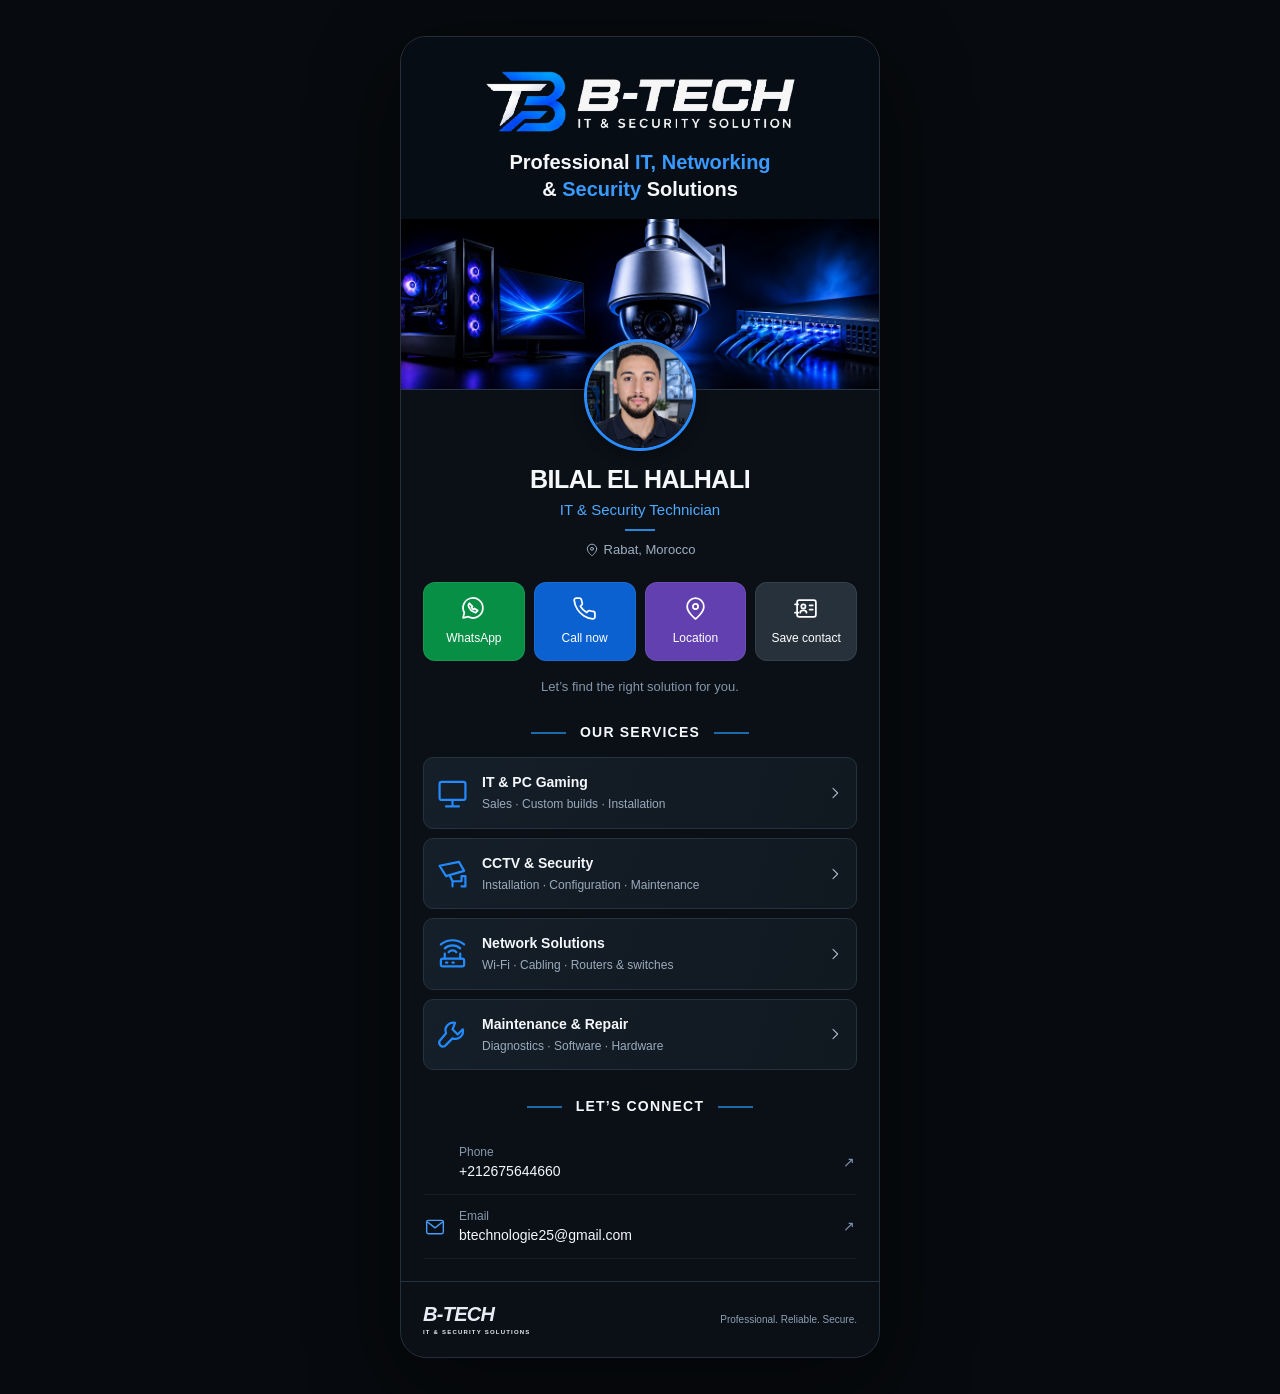
<file: public/index.html>
<!doctype html>
<html lang="en">
<head>
  <meta charset="utf-8"><meta name="viewport" content="width=device-width, initial-scale=1">
  <meta name="theme-color" content="#0b0f14">
  <meta name="description" content="Contact Bilal at B-TECH in Rabat for IT, PC gaming, CCTV, networking and computer repair. Call, chat on WhatsApp or save his contact.">
  <title>B-TECH | IT & Security Solutions</title>
  <link rel="icon" href="assets/logo.png"><link rel="stylesheet" href="styles.css">
</head>
<body>
<main class="card">
  <header class="cover" aria-label="B-TECH IT and security solutions">
    <a class="logo-link" href="#" aria-label="B-TECH home"><img class="logo" src="assets/logo.png" alt="B-TECH" width="225" height="145"></a>
    <p>Professional <span>IT, Networking</span><br>& <span>Security</span> Solutions</p>
    <img class="technology-banner" src="assets/technology-banner.png" alt="Gaming computer, CCTV security camera and network equipment" width="2172" height="724" fetchpriority="high">
  </header>
  <section class="profile">
    <img id="portrait" class="portrait" src="assets/bilal.jpg" alt="Bilal El Halhali" width="112" height="112">
    <h1 id="name">Bilal EL HALHALI</h1><p id="role" class="role">IT & Security Technician</p>
    <a data-link="maps" class="location" target="_blank" rel="noopener"><svg><use href="#pin"/></svg><span id="location">Rabat, Morocco</span></a>
    <div class="actions">
      <a class="action whatsapp" data-link="whatsapp" target="_blank" rel="noopener"><svg><use href="#chat"/></svg><span>WhatsApp</span></a>
      <a class="action call" data-link="call"><svg xmlns="http://www.w3.org/2000/svg" viewBox="0 0 24 24" aria-hidden="true"><path d="M22 16.92v3a2 2 0 0 1-2.18 2 19.79 19.79 0 0 1-8.63-3.07 19.5 19.5 0 0 1-6-6 19.79 19.79 0 0 1-3.07-8.67A2 2 0 0 1 4.11 2h3a2 2 0 0 1 2 1.72c.12.96.35 1.9.69 2.79a2 2 0 0 1-.45 2.11L8.08 9.89a16 16 0 0 0 6 6l1.27-1.27a2 2 0 0 1 2.11-.45c.89.34 1.83.57 2.79.69A2 2 0 0 1 22 16.92Z"/></svg><span>Call now</span></a>
      <a class="action map" data-link="maps" target="_blank" rel="noopener"><svg><use href="#pin"/></svg><span>Location</span></a>
      <button class="action save" id="save-contact"><svg><use href="#contact"/></svg><span>Save contact</span></button>
    </div>
    <p class="contact-note">Let’s find the right solution for you.</p>
  </section>
  <section class="services" aria-labelledby="services-title">
    <h2 id="services-title"><span>Our services</span></h2>
    <details><summary><svg class="service-icon"><use href="#monitor"/></svg><span><strong>IT & PC Gaming</strong><small>Sales · Custom builds · Installation</small></span><svg class="chevron"><use href="#chevron"/></svg></summary><div class="service-body"><p>Custom PC builds, component upgrades, Windows installation and performance optimization for your everyday work and gaming.</p><a data-service="IT & PC Gaming" target="_blank" rel="noopener">Ask about PC services <span>↗</span></a></div></details>
    <details><summary><svg class="service-icon"><use href="#camera"/></svg><span><strong>CCTV & Security</strong><small>Installation · Configuration · Maintenance</small></span><svg class="chevron"><use href="#chevron"/></svg></summary><div class="service-body"><p>Security camera installation, DVR and NVR configuration, remote viewing and smartphone setup for your home or business.</p><a data-service="CCTV & Security" target="_blank" rel="noopener">Ask about security <span>↗</span></a></div></details>
    <details><summary><svg class="service-icon"><use href="#wifi"/></svg><span><strong>Network Solutions</strong><small>Wi-Fi · Cabling · Routers & switches</small></span><svg class="chevron"><use href="#chevron"/></svg></summary><div class="service-body"><p>Reliable home and business networks, structured cabling, Wi-Fi configuration and network troubleshooting.</p><a data-service="Network Solutions" target="_blank" rel="noopener">Ask about networking <span>↗</span></a></div></details>
    <details><summary><svg class="service-icon"><use href="#tool"/></svg><span><strong>Maintenance & Repair</strong><small>Diagnostics · Software · Hardware</small></span><svg class="chevron"><use href="#chevron"/></svg></summary><div class="service-body"><p>Computer diagnostics, hardware repair, software troubleshooting, driver installation and routine maintenance.</p><a data-service="Maintenance & Repair" target="_blank" rel="noopener">Ask about a repair <span>↗</span></a></div></details>
  </section>
  <section class="contact-section" aria-labelledby="contact-title"><h2 id="contact-title"><span>Let’s connect</span></h2><a class="contact-row" data-link="call"><svg><use href="#phone"/></svg><span><small>Phone</small><span id="phone"></span></span><span class="arrow">↗</span></a><a class="contact-row" data-link="email"><svg><use href="#mail"/></svg><span><small>Email</small><span id="email"></span></span><span class="arrow">↗</span></a></section>
  <footer><span class="footer-brand">B-TECH<small>IT & SECURITY SOLUTIONS</small></span><span>Professional. Reliable. Secure.</span></footer>
</main>
<div id="status" role="status" aria-live="polite"></div>
<svg class="symbols" xmlns="http://www.w3.org/2000/svg" aria-hidden="true"><defs>
<symbol id="phone" viewBox="0 0 24 24"><path d="M8 3 5 2 2 5c0 8 9 17 17 17l3-3-1-3-5-2-2 3a16 16 0 0 1-7-7l3-2-2-5Z"/></symbol>
<symbol id="chat" viewBox="0 0 24 24"><path d="M21 11.5a9.5 9.5 0 0 1-14 8.4L2 21l1.2-5A9.5 9.5 0 1 1 21 11.5Z"/><path d="m8 7-1 2c1 4 3 6 7 7l2-2-3-2-1 1-2-2 1-1-3-3Z"/></symbol>
<symbol id="pin" viewBox="0 0 24 24"><path d="M20 10c0 6-8 12-8 12S4 16 4 10a8 8 0 1 1 16 0Z"/><circle cx="12" cy="10" r="2.5"/></symbol>
<symbol id="contact" viewBox="0 0 24 24"><rect x="3" y="4" width="18" height="16" rx="2"/><circle cx="9" cy="10" r="2"/><path d="M6 16c0-3 6-3 6 0m3-7h3m-3 4h3M1 8h3m-3 8h3"/></symbol>
<symbol id="monitor" viewBox="0 0 24 24"><rect x="2" y="3" width="20" height="14" rx="1.5"/><path d="M12 17v5m-5 0h10"/></symbol>
<symbol id="camera" viewBox="0 0 24 24"><path d="m2 6 15-3 4 7-14 4-5-8Zm8 8 2 4h7v-4m-7 4v4m7-8h3v8h-3"/></symbol>
<symbol id="wifi" viewBox="0 0 24 24"><rect x="3" y="16" width="18" height="6" rx="1.5"/><path d="M6 16v-4m12 4v-4M3 5a14 14 0 0 1 18 0M6 8a9 9 0 0 1 12 0m-9 3a4 4 0 0 1 6 0M7 19h1m4 0h1"/></symbol>
<symbol id="tool" viewBox="0 0 24 24"><path d="M14 3a6 6 0 0 0-7 8L2 17a3 3 0 0 0 4 4l6-6a6 6 0 0 0 8-7l-4 4-4-4 2-5Z"/></symbol>
<symbol id="chevron" viewBox="0 0 24 24"><path d="m9 5 7 7-7 7"/></symbol>
<symbol id="mail" viewBox="0 0 24 24"><rect x="2" y="4" width="20" height="16" rx="2"/><path d="m3 6 9 7 9-7"/></symbol>
</defs></svg>
<script src="config.js"></script><script src="app.js"></script>
</body></html>
</file>
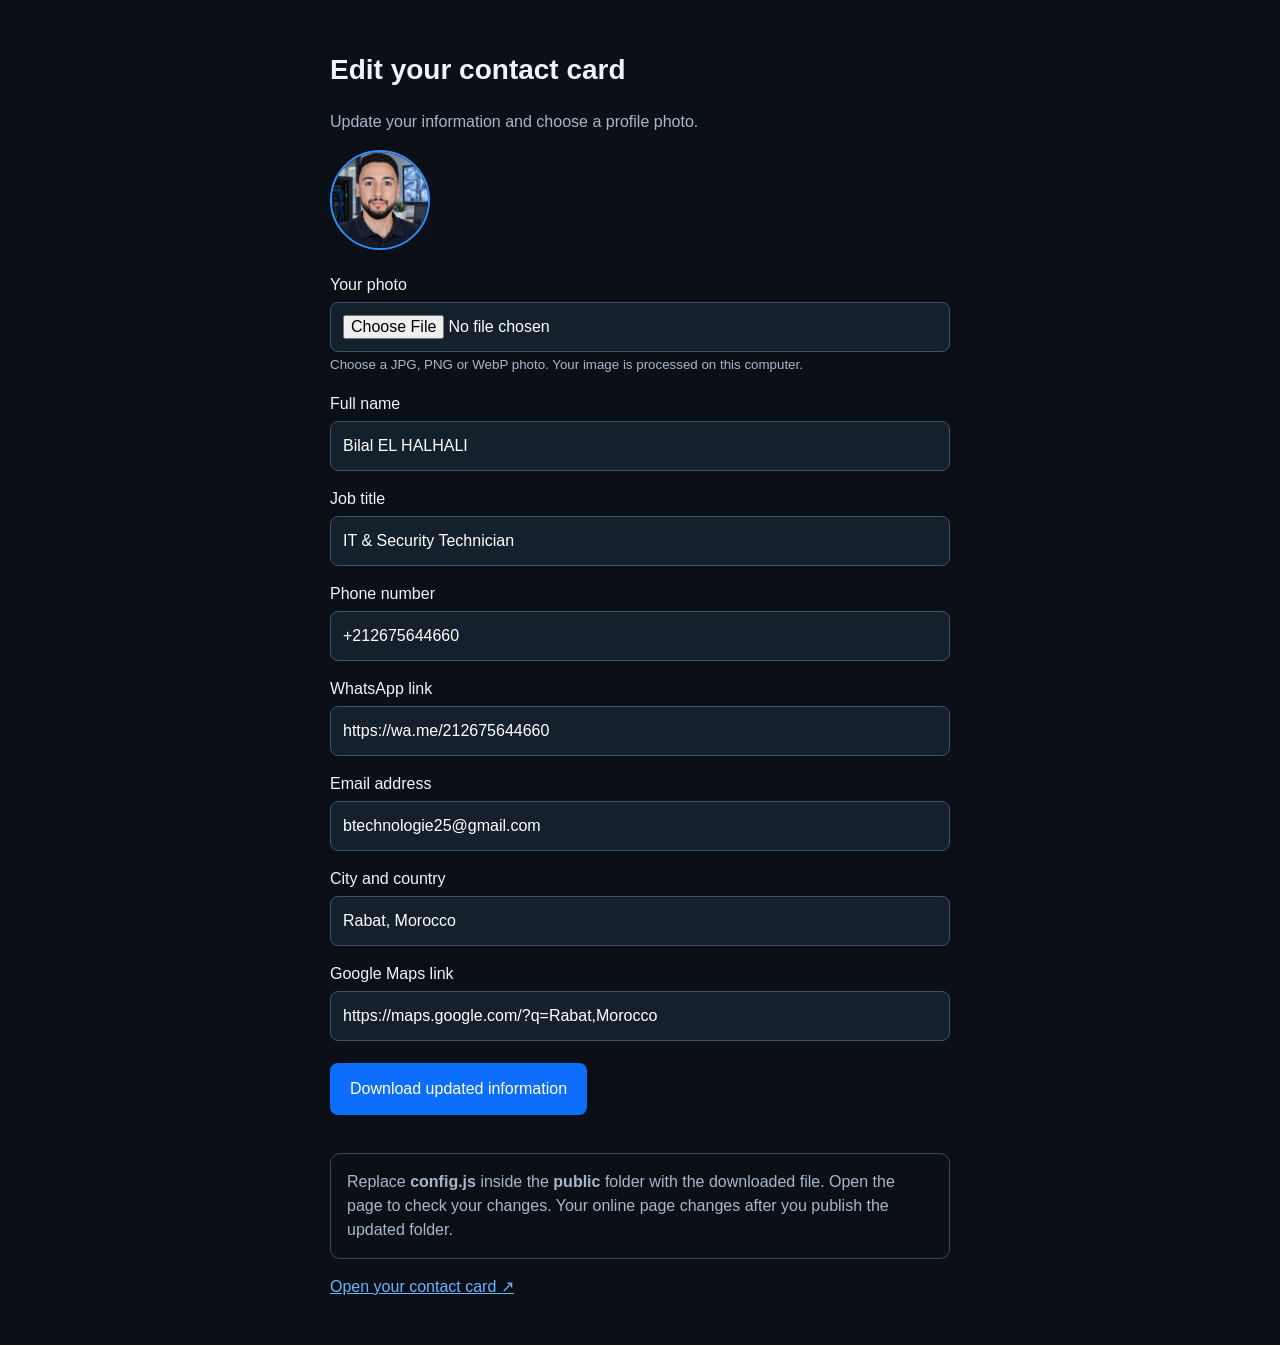
<file: edit-profile.html>
<!doctype html><html lang="en"><meta charset="utf-8"><meta name="viewport" content="width=device-width,initial-scale=1"><title>Edit your B-TECH card</title><style>*{box-sizing:border-box}body{font:16px/1.5 Arial,sans-serif;background:#0b1016;color:#edf4ff;margin:0;padding:30px 20px}main{max-width:620px;margin:auto}h1{font-size:28px}p{color:#a6b7ca}label{display:block;margin:16px 0 5px}input{display:block;width:100%;padding:12px;border:1px solid #405268;border-radius:8px;background:#15202d;color:white;font:inherit}button{border:0;background:#0d6efd;color:white;padding:14px 20px;border-radius:8px;font:inherit;cursor:pointer;margin:22px 0}img{width:100px;height:100px;border-radius:50%;object-fit:cover;border:2px solid #318eff}small{color:#a6b7ca}.note{border:1px solid #35485c;padding:16px;border-radius:10px}a{color:#6cb3ff}</style><main><h1>Edit your contact card</h1><p>Update your information and choose a profile photo.</p><form id="form"><img id="preview" alt="Your profile photo"><label for="photo">Your photo</label><input id="photo" type="file" accept="image/jpeg,image/png,image/webp"><small>Choose a JPG, PNG or WebP photo. Your image is processed on this computer.</small><div id="fields"></div><button type="submit">Download updated information</button></form><p class="note">Replace <strong>config.js</strong> inside the <strong>public</strong> folder with the downloaded file. Open the page to check your changes. Your online page changes after you publish the updated folder.</p><p><a href="public/index.html" target="_blank">Open your contact card ↗</a></p><p id="status" role="status"></p></main><script src="public/config.js"></script><script>
const config={...window.BTECH};const names={name:'Full name',role:'Job title',phone:'Phone number',whatsapp:'WhatsApp link',email:'Email address',location:'City and country',maps:'Google Maps link'};
document.getElementById('preview').src=config.photo.startsWith('data:')?config.photo:'public/'+config.photo;
for(const [key,label] of Object.entries(names)){const l=document.createElement('label');l.htmlFor=key;l.textContent=label;const i=document.createElement('input');i.id=key;i.name=key;i.value=config[key];i.required=true;i.type=key==='email'?'email':['maps','whatsapp'].includes(key)?'url':key==='phone'?'tel':'text';document.getElementById('fields').append(l,i);}
let busy=false;
document.getElementById('photo').addEventListener('change',async e=>{const file=e.target.files[0];if(!file)return;const status=document.getElementById('status');if(!['image/jpeg','image/png','image/webp'].includes(file.type)){status.textContent='Please select a JPG, PNG or WebP image.';return;}busy=true;try{const bitmap=await createImageBitmap(file);const size=Math.min(bitmap.width,bitmap.height);const canvas=document.createElement('canvas');canvas.width=640;canvas.height=640;canvas.getContext('2d').drawImage(bitmap,(bitmap.width-size)/2,(bitmap.height-size)/2,size,size,0,0,640,640);config.photo=canvas.toDataURL('image/jpeg',.9);bitmap.close();document.getElementById('preview').src=config.photo;status.textContent='Photo ready. Download your updated information below.';}catch{status.textContent='This photo could not be opened. Please choose another image.';}finally{busy=false;}});
document.getElementById('form').addEventListener('submit',e=>{e.preventDefault();if(busy){document.getElementById('status').textContent='Please wait for your photo to finish processing.';return;}for(const key of Object.keys(names))config[key]=document.getElementById(key).value.trim();for(const key of ['whatsapp','maps']){if(!config[key].startsWith('https://')){document.getElementById('status').textContent='Please use links starting with https://.';return;}}const url=URL.createObjectURL(new Blob(['window.BTECH = '+JSON.stringify(config,null,2)+';\n'],{type:'text/javascript'}));const a=document.createElement('a');a.href=url;a.download='config.js';a.click();setTimeout(()=>URL.revokeObjectURL(url),10000);document.getElementById('status').textContent='Downloaded. Replace public/config.js with this file, then publish to update your online card.';});
</script></html>
</file>
<file: public/styles.css>
*{box-sizing:border-box}html{color-scheme:dark;scroll-behavior:smooth}body{margin:0;background:#070a0e;color:#f5f7fa;font-family:Arial,Helvetica,sans-serif;font-size:16px;line-height:1.5}a{color:inherit;text-decoration:none}button{font:inherit;cursor:pointer}svg{width:24px;height:24px;fill:none;stroke:currentColor;stroke-width:1.7;stroke-linecap:round;stroke-linejoin:round;flex-shrink:0}.symbols{position:absolute;width:0;height:0;overflow:hidden}.card{max-width:480px;margin:36px auto;background:#0b1016;border:1px solid #26303c;border-radius:26px;overflow:hidden;box-shadow:0 28px 90px #0007}.masthead{display:flex;align-items:center;justify-content:space-between;padding:20px 26px;border-bottom:1px solid #ffffff0b}.brand{font-size:25px;letter-spacing:-1px;line-height:1.1;font-style:italic;font-weight:900}.brand span{display:block;font-size:8px;letter-spacing:1.7px;font-style:normal;margin-top:6px}.header-contact{display:grid;place-items:center;width:40px;height:40px;border:1px solid #2a3543;border-radius:50%;color:#a6b9ce}.header-contact svg{width:18px;height:18px}.cover{position:relative;display:flex;flex-direction:column;align-items:center;background:radial-gradient(ellipse at 50% 30%,#123553 0%,#0a1420 55%,#080d13 85%);padding:12px 0 0;overflow:hidden}.logo{width:373px;height:217px;object-fit:contain}.cover p{font-size:20px;text-align:center;font-weight:700;line-height:1.35;margin:0 16px 16px}.cover p span{color:#399aff}.cover-line{position:absolute;bottom:0;width:100%;height:1px;background:linear-gradient(90deg,transparent,#248dff,transparent)}.profile{text-align:center;padding:0 22px}.portrait{display:block;position:relative;width:112px;height:112px;margin:-51px auto 13px;border:3px solid #298dff;border-radius:50%;object-fit:cover;object-position:50% 38%;box-shadow:0 3px 14px #0005}.profile h1{margin:12px 0 1px;font-size:25px;line-height:1.25;letter-spacing:-.5px;text-transform:uppercase}.role{color:#4fa9ff;margin:4px 0;font-size:15px}.location{display:inline-flex;align-items:center;gap:5px;color:#9eafc2;font-size:13px;margin:5px 0 22px}.location svg{width:14px;height:14px}.actions{display:grid;grid-template-columns:repeat(4,minmax(0,1fr));gap:9px}.action{min-height:79px;display:flex;flex-direction:column;align-items:center;justify-content:center;gap:8px;border-radius:12px;border:1px solid #ffffff12;color:#fff;transition:transform .15s,filter .15s}.action svg{width:25px;height:25px}.action span{font-size:12px;white-space:nowrap}.whatsapp{background:#078f46}.call{background:#0a61cf}.map{background:#6240b0}.save{background:#26313c}.action:hover{transform:translateY(-3px);filter:brightness(1.15)}.contact-note{font-size:13px;color:#8495aa;margin:16px 0 2px}.services,.contact-section{padding:0 22px}h2{display:flex;align-items:center;justify-content:center;gap:14px;text-transform:uppercase;font-size:14px;font-weight:600;letter-spacing:1.2px;margin:26px 0 14px}h2:before,h2:after{content:"";width:35px;height:2px;background:#1c6aa9}details{border:1px solid #27323e;border-radius:10px;background:linear-gradient(110deg,#151f29,#101820);margin-bottom:9px}summary{display:flex;align-items:center;gap:14px;padding:14px 13px;cursor:pointer;list-style:none}summary::-webkit-details-marker{display:none}.service-icon{width:31px;height:31px;color:#238bff}summary>span{min-width:0;flex:1}summary strong{display:block;font-size:14px;font-weight:600}summary small{display:block;color:#9aabbc;font-size:12px;margin-top:3px;line-height:1.45}.chevron{width:16px;height:16px;color:#a7b6c7;transition:transform .2s}details[open] .chevron{transform:rotate(90deg)}.service-body{padding:0 17px 17px;border-top:1px solid #ffffff08}.service-body p{font-size:15px;color:#b7c5d5}.service-body a{display:flex;align-items:center;justify-content:space-between;font-size:14px;color:#64b0ff;padding:6px 0}.contact-section{padding-bottom:22px}.contact-row{display:flex;gap:14px;align-items:center;padding:12px 2px;border-bottom:1px solid #ffffff0c;font-size:14px}.contact-row>svg{color:#489cf9;width:20px}.contact-row>span:nth-child(2){min-width:0;overflow-wrap:anywhere}.contact-row small{display:block;color:#8597ac;font-size:12px}.arrow{margin-left:auto;color:#7e97b3}footer{border-top:1px solid #26313e;padding:22px;display:flex;justify-content:space-between;gap:14px;align-items:center;color:#8da0b5;font-size:10px}.footer-brand{font-size:20px;font-weight:900;font-style:italic;letter-spacing:-.7px;color:#e5ecf5;line-height:1}.footer-brand small{display:block;font-size:6px;font-style:normal;letter-spacing:1.2px;margin-top:5px}a:focus-visible,button:focus-visible,summary:focus-visible{outline:3px solid #78c4ff;outline-offset:4px}#status:not(:empty){position:fixed;bottom:24px;left:50%;transform:translateX(-50%);width:max-content;max-width:90%;background:#eaf4ff;color:#102034;padding:12px 20px;border-radius:12px;box-shadow:0 5px 30px #0008;font-size:14px}@media(max-width:520px){body{background:#0b1016}.card{margin:0 auto;border:0;border-radius:0;box-shadow:none}.masthead{padding-top:18px}.cover{padding-top:0}.profile h1{font-size:24px}}@media(max-width:350px){.profile,.services,.contact-section{padding-left:14px;padding-right:14px}.actions{gap:6px}.action span{font-size:11px}summary{gap:10px;padding:13px 10px}summary small{font-size:12px}}@media(prefers-reduced-motion:reduce){*{scroll-behavior:auto!important;transition:none!important}}

.logo-link{
    display:block;
    line-height:0}
.technology-banner{
    display:block;width:100%;
    height:auto;aspect-ratio:2.8;
    object-fit:cover;
    object-position:center;
    border-bottom:1px solid #273847}
    .cover{background:#060d15}.cover .logo{height:195px;width:315px}
    .profile{position:relative}.profile .portrait{z-index:1}.profile h1{margin-top:10px}.role:after{content:'';display:block;width:30px;height:2px;background:#2688d7;margin:8px auto 0}@media(max-width:520px){.cover{padding-top:10px}}

.cover .logo-link {
  display: block;
  height: 100px;
  overflow: hidden;
  line-height: 0;
}

.cover .logo {
  display: block;
  width: 315px;
  max-width: 100%;
  height: 195px;
  object-fit: contain;
  transform: translateY(-45px);
}
</file>
